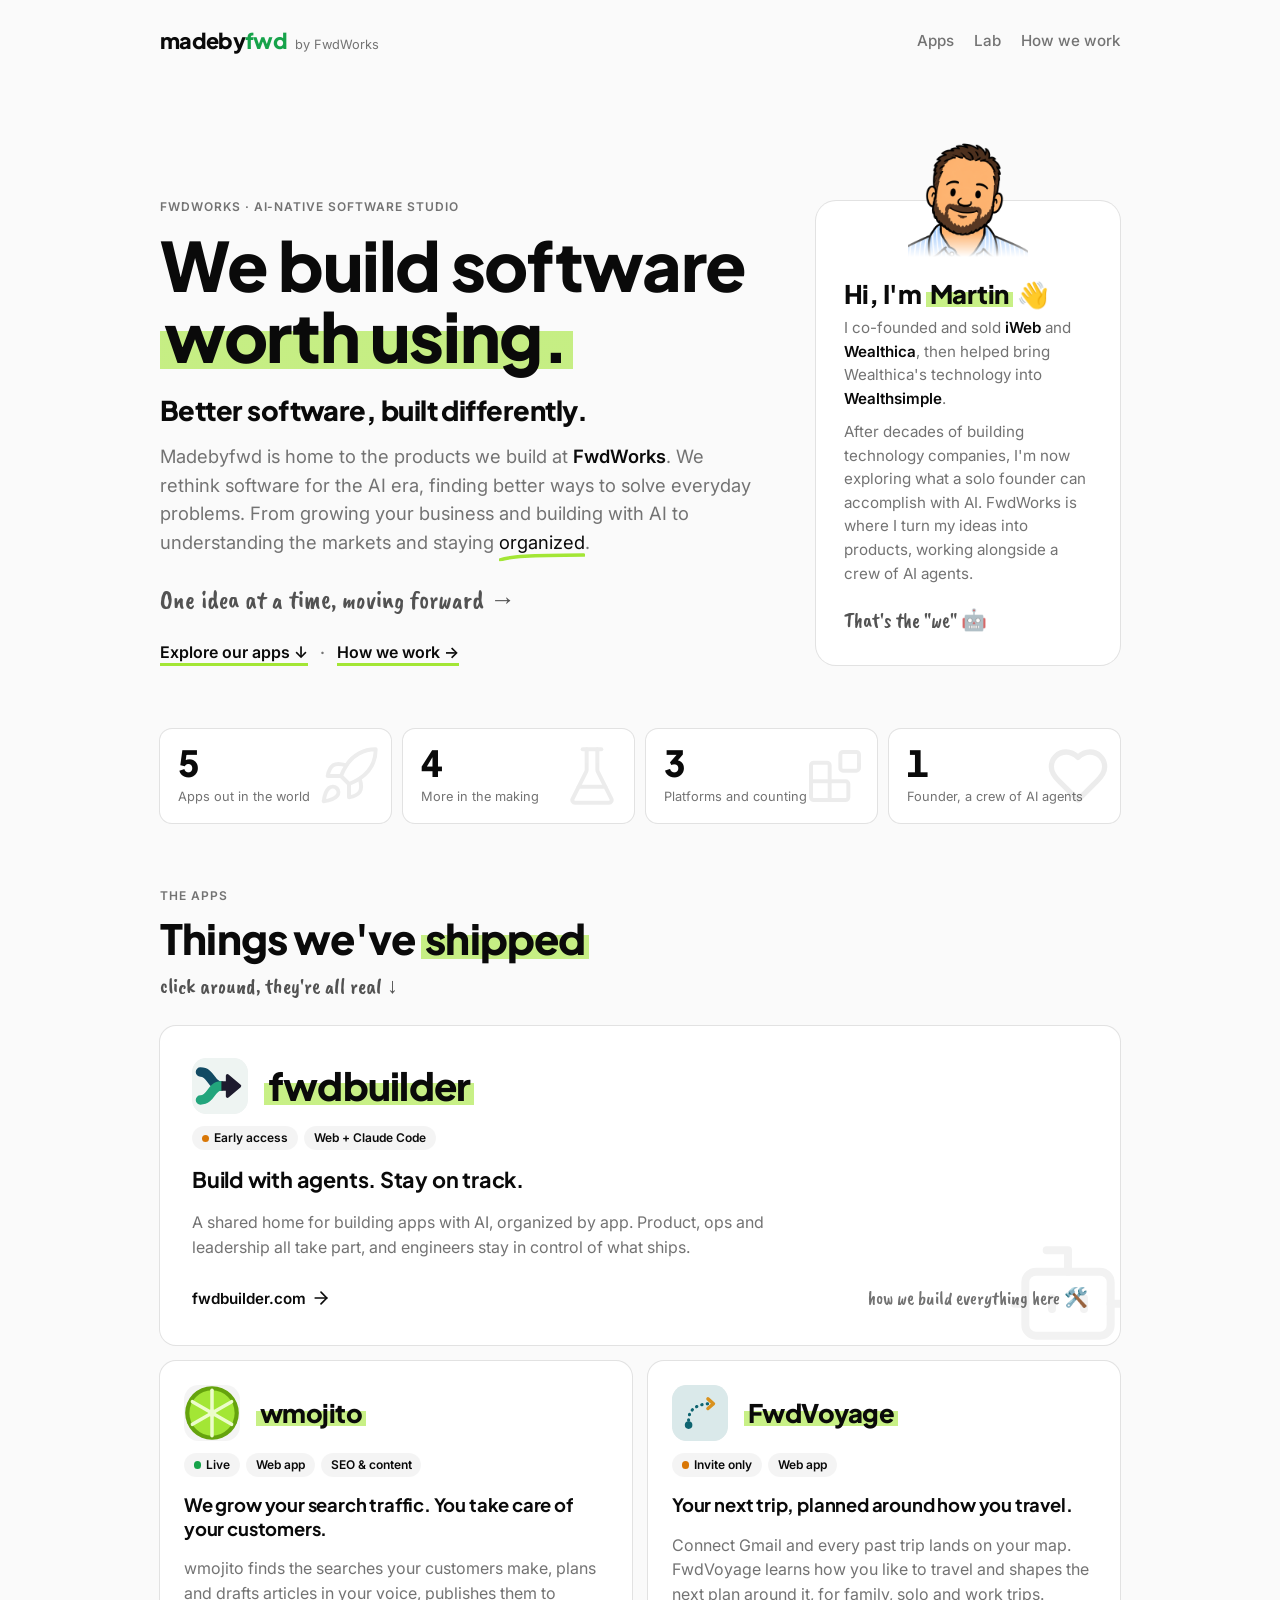
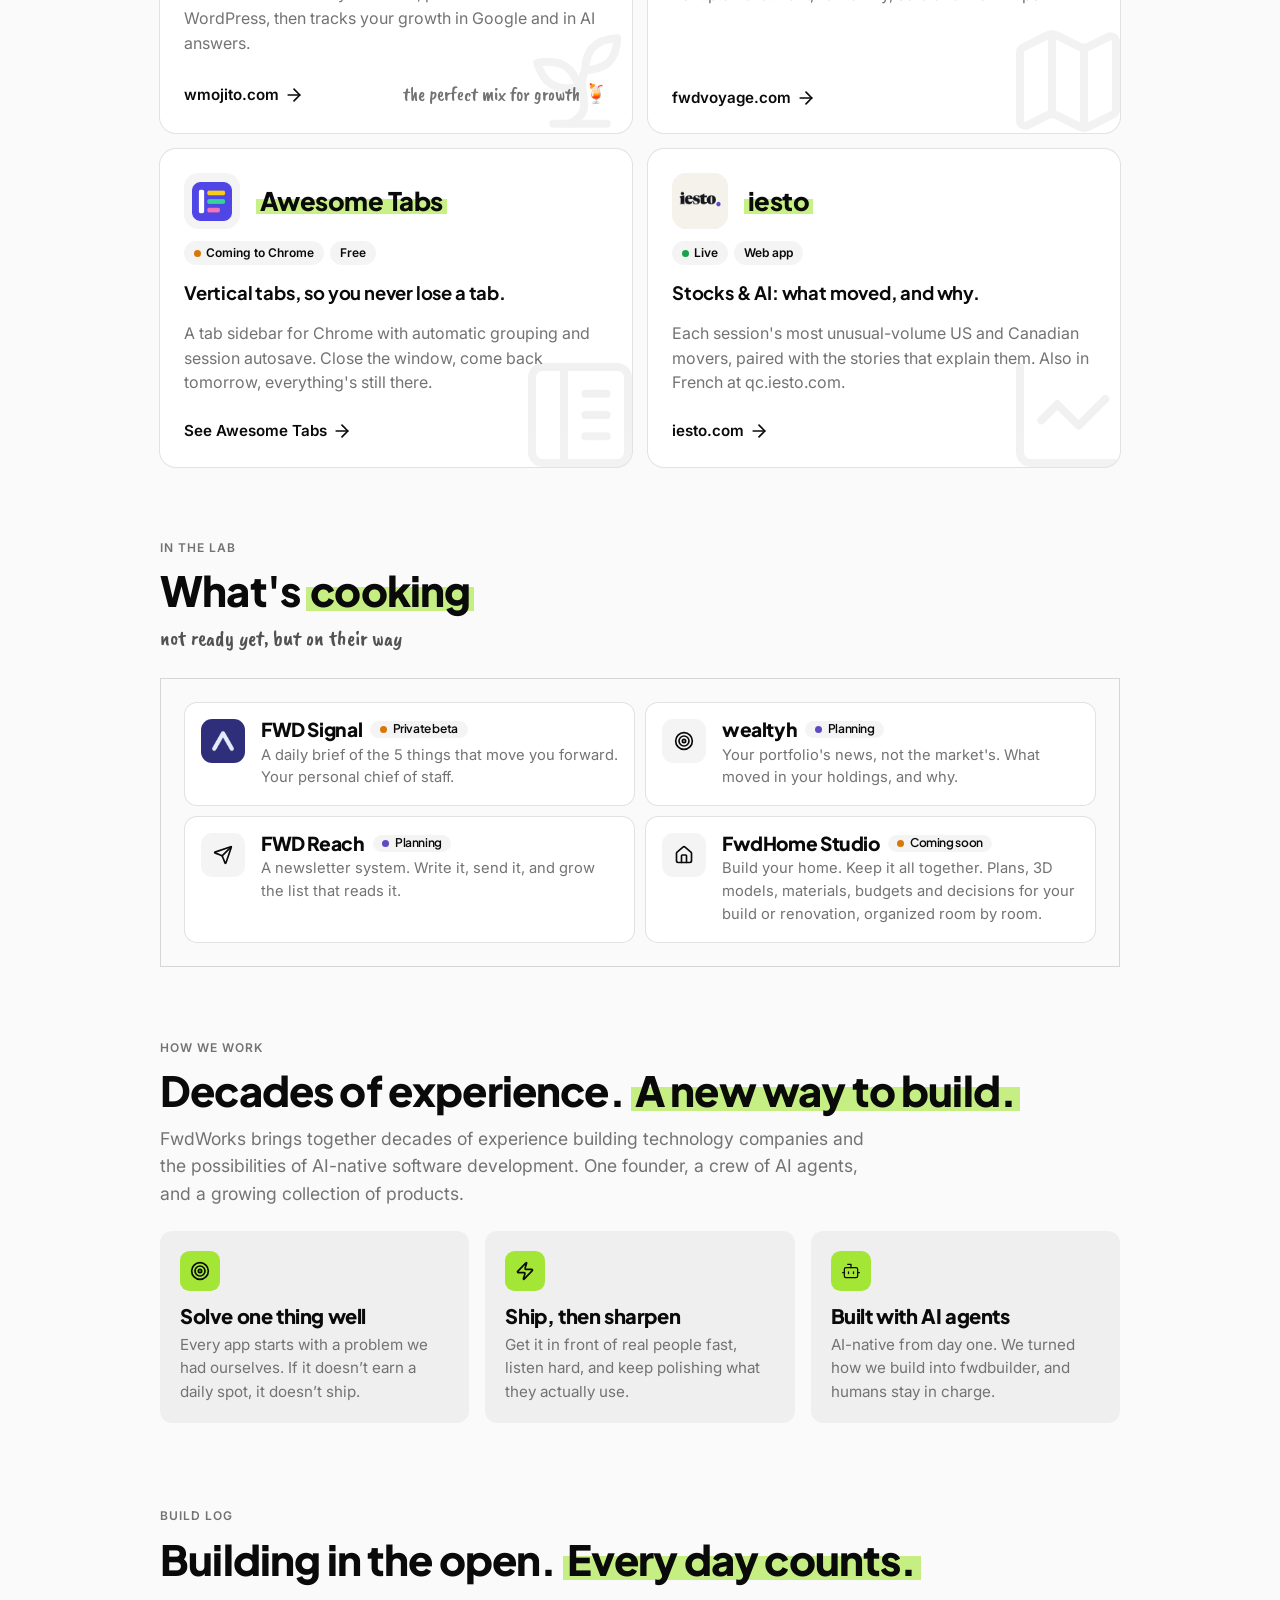
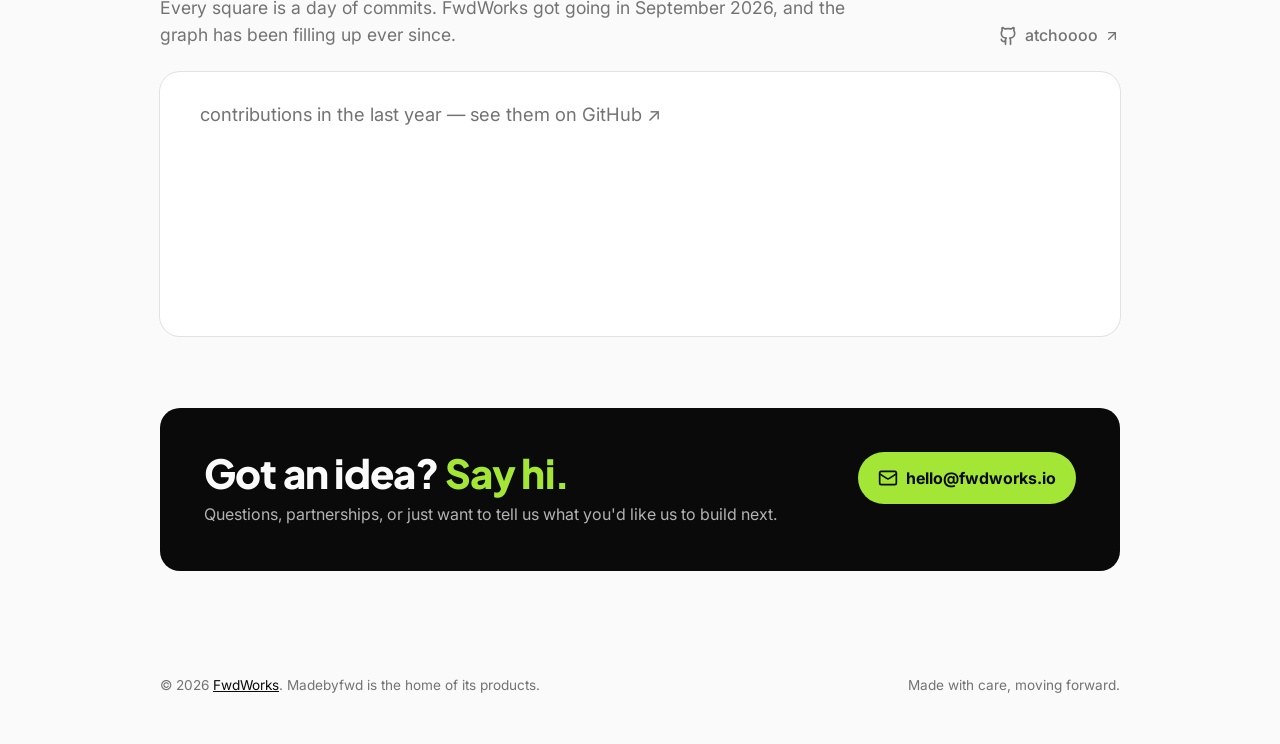
<file: index.html>
<!doctype html>
<html lang="en">
<head>
  <meta charset="utf-8">
  <meta name="viewport" content="width=device-width, initial-scale=1">
  <title>Madebyfwd — products by FwdWorks</title>
  <meta name="description" content="Madebyfwd is home to the products FwdWorks builds: wmojito, fwdbuilder, iesto, Awesome Tabs and more.">
  <meta property="og:title" content="Madebyfwd — products by FwdWorks">
  <meta property="og:description" content="We build software worth using. One idea at a time, moving forward.">
  <meta property="og:type" content="website">
  <link rel="icon" href="assets/favicon.svg" type="image/svg+xml">

  <link rel="preconnect" href="https://fonts.googleapis.com">
  <link rel="preconnect" href="https://fonts.gstatic.com" crossorigin>
  <link href="https://fonts.googleapis.com/css2?family=Caveat+Brush&family=Inter:wght@400;500;600;700&family=Plus+Jakarta+Sans:wght@700;800&display=swap" rel="stylesheet">
  <link rel="stylesheet" href="styles.css">
</head>
<body>

<!-- Reusable icons (Lucide, MIT). Use with <svg class="icon"><use href="#i-name"/></svg> -->
<svg width="0" height="0" style="position:absolute" aria-hidden="true">
  <defs>
    <symbol id="i-arrow" viewBox="0 0 24 24" fill="none" stroke="currentColor" stroke-width="2" stroke-linecap="round" stroke-linejoin="round"><path d="M5 12h14"/><path d="m12 5 7 7-7 7"/></symbol>
    <symbol id="i-sprout" viewBox="0 0 24 24" fill="none" stroke="currentColor" stroke-width="1.5" stroke-linecap="round" stroke-linejoin="round"><path d="M7 20h10"/><path d="M10 20c5.5-2.5.8-6.4 3-10"/><path d="M9.5 9.4c1.1.8 1.8 2.2 2.3 3.7-2 .4-3.5.4-4.8-.3-1.2-.6-2.3-1.9-3-4.2 2.8-.5 4.4 0 5.5.8z"/><path d="M14.1 6a7 7 0 0 0-1.1 4c1.9-.1 3.3-.6 4.3-1.4 1-1 1.6-2.3 1.7-4.6-2.7.1-4 1-4.9 2z"/></symbol>
    <symbol id="i-blocks" viewBox="0 0 24 24" fill="none" stroke="currentColor" stroke-width="1.5" stroke-linecap="round" stroke-linejoin="round"><rect width="7" height="7" x="14" y="3" rx="1"/><path d="M10 21V8a1 1 0 0 0-1-1H4a1 1 0 0 0-1 1v12a1 1 0 0 0 1 1h12a1 1 0 0 0 1-1v-5a1 1 0 0 0-1-1H3"/></symbol>
    <symbol id="i-chart" viewBox="0 0 24 24" fill="none" stroke="currentColor" stroke-width="1.5" stroke-linecap="round" stroke-linejoin="round"><path d="M3 3v16a2 2 0 0 0 2 2h16"/><path d="m19 9-5 5-4-4-3 3"/></symbol>
    <symbol id="i-panel" viewBox="0 0 24 24" fill="none" stroke="currentColor" stroke-width="1.5" stroke-linecap="round" stroke-linejoin="round"><rect width="18" height="18" x="3" y="3" rx="2"/><path d="M9 3v18"/><path d="M13 8h4"/><path d="M13 12h4"/><path d="M13 16h4"/></symbol>
    <symbol id="i-map" viewBox="0 0 24 24" fill="none" stroke="currentColor" stroke-width="1.5" stroke-linecap="round" stroke-linejoin="round"><path d="M14.106 5.553a2 2 0 0 0 1.788 0l3.659-1.83A1 1 0 0 1 21 4.619v12.764a1 1 0 0 1-.553.894l-4.553 2.277a2 2 0 0 1-1.788 0l-4.212-2.106a2 2 0 0 0-1.788 0l-3.659 1.83A1 1 0 0 1 3 19.381V6.618a1 1 0 0 1 .553-.894l4.553-2.277a2 2 0 0 1 1.788 0z"/><path d="M15 5.764v15"/><path d="M9 3.236v15"/></symbol>
    <symbol id="i-rocket" viewBox="0 0 24 24" fill="none" stroke="currentColor" stroke-width="1.5" stroke-linecap="round" stroke-linejoin="round"><path d="M4.5 16.5c-1.5 1.26-2 5-2 5s3.74-.5 5-2c.71-.84.7-2.13-.09-2.91a2.18 2.18 0 0 0-2.91-.09z"/><path d="m12 15-3-3a22 22 0 0 1 2-3.95A12.88 12.88 0 0 1 22 2c0 2.72-.78 7.5-6 11a22.35 22.35 0 0 1-4 2z"/><path d="M9 12H4s.55-3.03 2-4c1.62-1.08 5 0 5 0"/><path d="M12 15v5s3.03-.55 4-2c1.08-1.62 0-5 0-5"/></symbol>
    <symbol id="i-flask" viewBox="0 0 24 24" fill="none" stroke="currentColor" stroke-width="1.5" stroke-linecap="round" stroke-linejoin="round"><path d="M10 2v7.527a2 2 0 0 1-.211.896L4.72 20.55a1 1 0 0 0 .9 1.45h12.76a1 1 0 0 0 .9-1.45l-5.069-10.127A2 2 0 0 1 14 9.527V2"/><path d="M8.5 2h7"/><path d="M7 16h10"/></symbol>
    <symbol id="i-bot" viewBox="0 0 24 24" fill="none" stroke="currentColor" stroke-width="1.5" stroke-linecap="round" stroke-linejoin="round"><path d="M12 8V4H8"/><rect width="16" height="12" x="4" y="8" rx="2"/><path d="M2 14h2"/><path d="M20 14h2"/><path d="M15 13v2"/><path d="M9 13v2"/></symbol>
    <symbol id="i-target" viewBox="0 0 24 24" fill="none" stroke="currentColor" stroke-width="2" stroke-linecap="round" stroke-linejoin="round"><circle cx="12" cy="12" r="10"/><circle cx="12" cy="12" r="6"/><circle cx="12" cy="12" r="2"/></symbol>
    <symbol id="i-zap" viewBox="0 0 24 24" fill="none" stroke="currentColor" stroke-width="2" stroke-linecap="round" stroke-linejoin="round"><path d="M4 14a1 1 0 0 1-.78-1.63l9.9-10.2a.5.5 0 0 1 .86.46l-1.92 6.02A1 1 0 0 0 13 10h7a1 1 0 0 1 .78 1.63l-9.9 10.2a.5.5 0 0 1-.86-.46l1.92-6.02A1 1 0 0 0 11 14z"/></symbol>
    <symbol id="i-heart" viewBox="0 0 24 24" fill="none" stroke="currentColor" stroke-width="2" stroke-linecap="round" stroke-linejoin="round"><path d="M19 14c1.49-1.46 3-3.21 3-5.5A5.5 5.5 0 0 0 16.5 3c-1.76 0-3 .5-4.5 2-1.5-1.5-2.74-2-4.5-2A5.5 5.5 0 0 0 2 8.5c0 2.3 1.5 4.05 3 5.5l7 7Z"/></symbol>
    <symbol id="i-send" viewBox="0 0 24 24" fill="none" stroke="currentColor" stroke-width="2" stroke-linecap="round" stroke-linejoin="round"><path d="M14.536 21.686a.5.5 0 0 0 .937-.024l6.5-19a.496.496 0 0 0-.635-.635l-19 6.5a.5.5 0 0 0-.024.937l7.93 3.18a2 2 0 0 1 1.112 1.11z"/><path d="m21.854 2.147-10.94 10.939"/></symbol>
    <symbol id="i-house" viewBox="0 0 24 24" fill="none" stroke="currentColor" stroke-width="2" stroke-linecap="round" stroke-linejoin="round"><path d="M15 21v-8a1 1 0 0 0-1-1h-4a1 1 0 0 0-1 1v8"/><path d="M3 10a2 2 0 0 1 .709-1.528l7-5.999a2 2 0 0 1 2.582 0l7 5.999A2 2 0 0 1 21 10v9a2 2 0 0 1-2 2H5a2 2 0 0 1-2-2z"/></symbol>
    <symbol id="i-mail" viewBox="0 0 24 24" fill="none" stroke="currentColor" stroke-width="2" stroke-linecap="round" stroke-linejoin="round"><rect width="20" height="16" x="2" y="4" rx="2"/><path d="m22 7-8.97 5.7a1.94 1.94 0 0 1-2.06 0L2 7"/></symbol>
    <!-- hand-drawn underline stroke, used inside .mark -->
    <symbol id="i-github" viewBox="0 0 24 24" fill="none" stroke="currentColor" stroke-width="2" stroke-linecap="round" stroke-linejoin="round"><path d="M15 22v-4a4.8 4.8 0 0 0-1-3.5c3 0 6-2 6-5.5.08-1.25-.27-2.48-1-3.5.28-1.15.28-2.35 0-3.5 0 0-1 0-3 1.5-2.64-.5-5.36-.5-8 0C6 2 5 2 5 2c-.3 1.15-.3 2.35 0 3.5A5.403 5.403 0 0 0 4 9c0 3.5 3 5.5 6 5.5-.39.49-.68 1.05-.85 1.65-.17.6-.22 1.23-.15 1.85v4"/><path d="M9 18c-4.51 2-5-2-5-2"/></symbol>
    <symbol id="i-arrow-up-right" viewBox="0 0 24 24" fill="none" stroke="currentColor" stroke-width="2" stroke-linecap="round" stroke-linejoin="round"><path d="M7 7h10v10"/><path d="M7 17 17 7"/></symbol>
    <symbol id="underline" viewBox="0 0 200 12" preserveAspectRatio="none"><path d="M3 10C24 5 70 3.5 197 3" fill="none" stroke="currentColor" stroke-width="3.5" stroke-linecap="round" vector-effect="non-scaling-stroke"/></symbol>
  </defs>
</svg>

<div class="wrap">

  <header class="site-header">
    <a class="wordmark" href="/">
      <b>madeby<span>fwd</span></b>
      <small>by FwdWorks</small>
    </a>
    <nav>
      <a href="#apps">Apps</a>
      <a href="#lab" class="hide-sm">Lab</a>
      <a href="#how">How we work</a>
    </nav>
  </header>

  <!-- ================= HERO + ABOUT ================= -->
  <div class="hero-grid">
    <section class="hero">
      <p class="eyebrow">FwdWorks · AI-native software studio</p>
      <h1 class="display">We build software<br><span class="marker">worth using.</span></h1>
      <p class="hero-sub display">Better software, built differently.</p>
      <p class="lede">
        Madebyfwd is home to the products we build at <strong>FwdWorks</strong>. We rethink software for
        the AI era, finding better ways to solve everyday problems. From growing your business and building with AI to understanding the markets and staying
        <span class="mark">organized<svg aria-hidden="true"><use href="#underline"/></svg></span>.
      </p>
      <p class="hand">One idea at a time, moving forward →</p>
      <nav class="hero-links" aria-label="Jump to">
        <a href="#apps">Explore our apps ↓</a>
        <span aria-hidden="true">·</span>
        <a href="#how">How we work →</a>
      </nav>
    </section>

    <aside class="about" id="about">
      <figure class="avatar">
        <img src="assets/martin.png" alt="Cartoon drawing of Martin" width="320" height="320">
      </figure>
      <div class="about-text">
        <h2 class="display">Hi, I'm <span class="marker">Martin</span> 👋</h2>
        <p>
          I co-founded and sold <strong>iWeb</strong> and <strong>Wealthica</strong>, then helped bring
          Wealthica's technology into <strong>Wealthsimple</strong>.
        </p>
        <p>
          After decades of building technology companies, I'm now exploring what a solo founder
          can accomplish with AI. FwdWorks is where I turn my ideas into products, working alongside a
          crew of AI agents.
        </p>
        <p class="hand">That's the "we" 🤖</p>
      </div>
    </aside>
  </div>

  <!-- ================= FIGURES ================= -->
  <div class="figures">
    <div class="figure">
      <div class="num">5</div>
      <div class="label">Apps out in the world</div>
      <svg class="ghost" aria-hidden="true"><use href="#i-rocket"/></svg>
    </div>
    <div class="figure">
      <div class="num">4</div>
      <div class="label">More in the making</div>
      <svg class="ghost" aria-hidden="true"><use href="#i-flask"/></svg>
    </div>
    <div class="figure">
      <div class="num">3</div>
      <div class="label">Platforms and counting</div>
      <svg class="ghost" aria-hidden="true"><use href="#i-blocks"/></svg>
    </div>
    <div class="figure">
      <div class="num">1</div>
      <div class="label">Founder, a crew of AI agents</div>
      <svg class="ghost" aria-hidden="true"><use href="#i-heart"/></svg>
    </div>
  </div>

  <!-- ================= APPS ================= -->
  <section id="apps">
    <div class="section-head">
      <p class="eyebrow">The apps</p>
      <h2 class="display">Things we've <span class="marker">shipped</span></h2>
      <p class="hand">click around, they're all real ↓</p>
    </div>

    <!--
      To add an app: copy one <a class="app"> block below.
      Status pills: class="pill live" | "pill beta" | "pill idea"
      Add class "featured" to make a card span the full width.
    -->
    <div class="apps">

      <a class="app featured" href="https://fwdbuilder.com" target="_blank" rel="noopener">
        <div class="app-top">
          <div class="app-logo"><picture>
            <source srcset="assets/logos/fwdbuilder-dark.svg" media="(prefers-color-scheme: dark)">
            <img src="assets/logos/fwdbuilder-light.svg" alt="" width="56" height="56">
          </picture></div>
          <h3 class="app-name display"><span class="marker">fwdbuilder</span></h3>
        </div>
        <div class="app-pills">
              <span class="pill beta"><span class="dot"></span>Early access</span>
              <span class="pill">Web + Claude Code</span>
            </div>
        <p class="app-tag">Build with agents. Stay on track.</p>
        <p class="app-desc">
          A shared home for building apps with AI, organized by app. Product, ops and leadership
          all take part, and engineers stay in control of what ships.
        </p>
        <div class="app-foot">
          <span class="app-link">fwdbuilder.com <svg class="icon"><use href="#i-arrow"/></svg></span>
          <span class="app-note">how we build everything here 🛠️</span>
        </div>
        <svg class="ghost" aria-hidden="true"><use href="#i-bot"/></svg>
      </a>
      <a class="app" href="https://wmojito.com" target="_blank" rel="noopener">
        <div class="app-top">
          <div class="app-logo"><img src="assets/logos/wmojito.svg" alt="" width="56" height="56"></div>
          <h3 class="app-name display"><span class="marker">wmojito</span></h3>
        </div>
        <div class="app-pills">
              <span class="pill live"><span class="dot"></span>Live</span>
              <span class="pill">Web app</span>
              <span class="pill">SEO &amp; content</span>
            </div>
        <p class="app-tag">We grow your search traffic. You take care of your customers.</p>
        <p class="app-desc">
          wmojito finds the searches your customers make, plans and drafts articles in your voice,
          publishes them to WordPress, then tracks your growth in Google and in AI answers.
        </p>
        <div class="app-foot">
          <span class="app-link">wmojito.com <svg class="icon"><use href="#i-arrow"/></svg></span>
          <span class="app-note">the perfect mix for growth 🍹</span>
        </div>
        <svg class="ghost" aria-hidden="true"><use href="#i-sprout"/></svg>
      </a>


      <a class="app" href="https://fwdvoyage.com" target="_blank" rel="noopener">
        <div class="app-top">
          <div class="app-logo"><img src="assets/logos/fwdvoyage.svg" alt="" width="56" height="56"></div>
          <h3 class="app-name display"><span class="marker">FwdVoyage</span></h3>
        </div>
        <div class="app-pills">
              <span class="pill beta"><span class="dot"></span>Invite only</span>
              <span class="pill">Web app</span>
            </div>
        <p class="app-tag">Your next trip, planned around how you travel.</p>
        <p class="app-desc">
          Connect Gmail and every past trip lands on your map. FwdVoyage learns how you like to travel
          and shapes the next plan around it, for family, solo and work trips.
        </p>
        <div class="app-foot">
          <span class="app-link">fwdvoyage.com <svg class="icon"><use href="#i-arrow"/></svg></span>
        </div>
        <svg class="ghost" aria-hidden="true"><use href="#i-map"/></svg>
      </a>

      <!-- Product page lives at /awesome-tabs/ (built in the Awesome Tabs session). Once published, its button goes to the Chrome Web Store. -->
      <a class="app" href="/awesome-tabs/">
        <div class="app-top">
          <div class="app-logo pad"><img src="assets/logos/awesome-tabs.png" alt="" width="40" height="40"></div>
          <h3 class="app-name display"><span class="marker">Awesome Tabs</span></h3>
        </div>
        <div class="app-pills">
              <span class="pill beta"><span class="dot"></span>Coming to Chrome</span>
              <span class="pill">Free</span>
            </div>
        <p class="app-tag">Vertical tabs, so you never lose a tab.</p>
        <p class="app-desc">
          A tab sidebar for Chrome with automatic grouping and session autosave. Close the window,
          come back tomorrow, everything's still there.
        </p>
        <div class="app-foot">
          <span class="app-link">See Awesome Tabs <svg class="icon"><use href="#i-arrow"/></svg></span>
        </div>
        <svg class="ghost" aria-hidden="true"><use href="#i-panel"/></svg>
      </a>

      <a class="app" href="https://iesto.com" target="_blank" rel="noopener">
        <div class="app-top">
          <div class="app-logo"><img src="assets/logos/iesto.png" alt="" width="56" height="56"></div>
          <h3 class="app-name display"><span class="marker">iesto</span></h3>
        </div>
        <div class="app-pills">
              <span class="pill live"><span class="dot"></span>Live</span>
              <span class="pill">Web app</span>
            </div>
        <p class="app-tag">Stocks &amp; AI: what moved, and why.</p>
        <p class="app-desc">
          Each session's most unusual-volume US and Canadian movers, paired with the stories that
          explain them. Also in French at qc.iesto.com.
        </p>
        <div class="app-foot">
          <span class="app-link">iesto.com <svg class="icon"><use href="#i-arrow"/></svg></span>
        </div>
        <svg class="ghost" aria-hidden="true"><use href="#i-chart"/></svg>
      </a>

    </div>
  </section>

  <!-- ================= LAB ================= -->
  <section id="lab">
    <div class="section-head">
      <p class="eyebrow">In the lab</p>
      <h2 class="display">What's <span class="marker">cooking</span></h2>
      <p class="hand">not ready yet, but on their way</p>
    </div>

    <div class="lab">
      <a class="lab-item" href="https://fwdsignal.com" target="_blank" rel="noopener">
        <div class="app-logo"><img src="assets/logos/fwdsignal.png" alt="" width="44" height="44"></div>
        <div>
          <h3 class="display">FWD Signal <span class="pill beta"><span class="dot"></span>Private beta</span></h3>
          <p>A daily brief of the 5 things that move you forward. Your personal chief of staff.</p>
        </div>
      </a>
      <div class="lab-item">
        <div class="app-logo"><svg class="icon" aria-hidden="true"><use href="#i-target"/></svg></div>
        <div>
          <h3 class="display">wealtyh <span class="pill idea"><span class="dot"></span>Planning</span></h3>
          <p>Your portfolio's news, not the market's. What moved in your holdings, and why.</p>
        </div>
      </div>
      <div class="lab-item">
        <div class="app-logo"><svg class="icon" aria-hidden="true"><use href="#i-send"/></svg></div>
        <div>
          <h3 class="display">FWD Reach <span class="pill idea"><span class="dot"></span>Planning</span></h3>
          <p>A newsletter system. Write it, send it, and grow the list that reads it.</p>
        </div>
      </div>
      <div class="lab-item">
        <div class="app-logo"><svg class="icon" aria-hidden="true"><use href="#i-house"/></svg></div>
        <div>
          <h3 class="display">FwdHome Studio <span class="pill beta"><span class="dot"></span>Coming soon</span></h3>
          <p>Build your home. Keep it all together. Plans, 3D models, materials, budgets and decisions for your build or renovation, organized room by room.</p>
        </div>
      </div>
    </div>
  </section>

  <!-- ================= HOW WE WORK ================= -->
  <section id="how">
    <div class="section-head">
      <p class="eyebrow">How we work</p>
      <h2 class="display">Decades of experience. <span class="marker">A new way to build.</span></h2>
      <p class="section-lede">
        FwdWorks brings together decades of experience building technology companies and the possibilities
        of AI-native software development. One founder, a crew of AI agents, and a growing collection of products.
      </p>
    </div>

    <div class="principles">
      <div class="principle">
        <div class="chip"><svg class="icon"><use href="#i-target"/></svg></div>
        <h3 class="display">Solve one thing well</h3>
        <p>Every app starts with a problem we had ourselves. If it doesn&rsquo;t earn a daily spot, it doesn&rsquo;t ship.</p>
      </div>
      <div class="principle">
        <div class="chip"><svg class="icon"><use href="#i-zap"/></svg></div>
        <h3 class="display">Ship, then sharpen</h3>
        <p>Get it in front of real people fast, listen hard, and keep polishing what they actually use.</p>
      </div>
      <div class="principle">
        <div class="chip"><svg class="icon"><use href="#i-bot"/></svg></div>
        <h3 class="display">Built with AI agents</h3>
        <p>AI-native from day one. We turned how we build into fwdbuilder, and humans stay in charge.</p>
      </div>
    </div>
  </section>

  <!-- ================= BUILD LOG (GitHub activity, loaded by activity.js) ================= -->
  <section id="log">
    <div class="section-head log-head">
      <div>
        <p class="eyebrow">Build log</p>
        <h2 class="display">Building in the open. <span class="marker">Every day counts.</span></h2>
        <p class="section-lede">
          Every square is a day of commits. FwdWorks got going in September 2026,
          and the graph has been filling up ever since.
        </p>
      </div>
      <a class="gh-link" href="https://github.com/atchoooo"><svg class="icon"><use href="#i-github"/></svg> atchoooo <svg class="icon sm"><use href="#i-arrow-up-right"/></svg></a>
    </div>

    <div class="gh-card" data-gh-user="atchoooo" data-gh-start="2026-09-01">
      <p class="gh-total"><strong data-gh-total>&nbsp;</strong> <span>contributions in the last year</span></p>
      <div class="gh-scroll">
        <div class="gh-graph" data-gh-graph aria-label="GitHub contribution graph"></div>
      </div>
      <div class="gh-legend"><span>Less</span><i class="l0"></i><i class="l1"></i><i class="l2"></i><i class="l3"></i><i class="l4"></i><span>More</span></div>
    </div>
  </section>

  <!-- ================= CONTACT ================= -->
  <!-- TODO: confirm the contact address -->
  <section class="contact">
    <div>
      <h2 class="display">Got an idea? <span class="marker">Say hi.</span></h2>
      <p>Questions, partnerships, or just want to tell us what you'd like us to build next.</p>
    </div>
    <a class="btn" href="mailto:hello@fwdworks.io"><svg class="icon"><use href="#i-mail"/></svg> hello@fwdworks.io</a>
  </section>

  <footer class="site-footer">
    <span>© 2026 <a href="https://fwdworks.io">FwdWorks</a>. Madebyfwd is the home of its products.</span>
    <span>Made with care, moving forward.</span>
  </footer>

</div>
<script src="activity.js" defer></script>
</body>
</html>
</file>
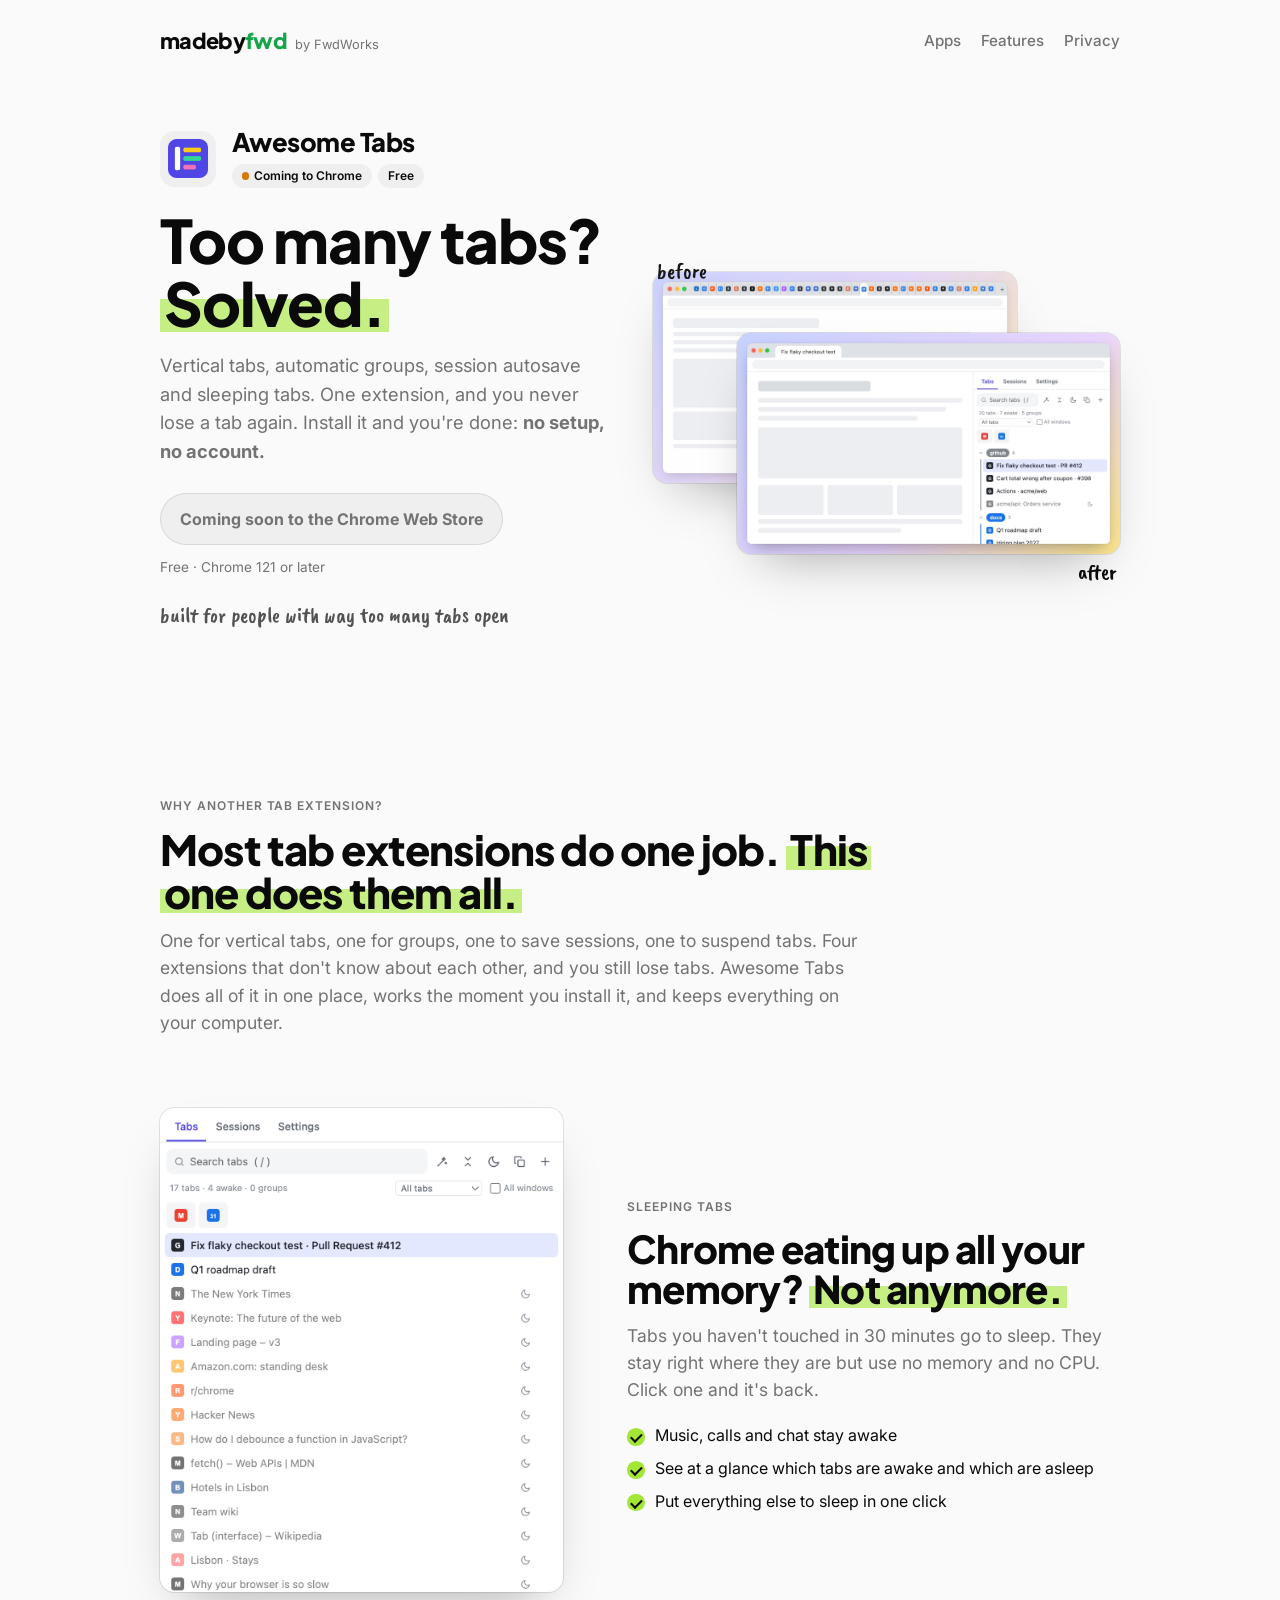
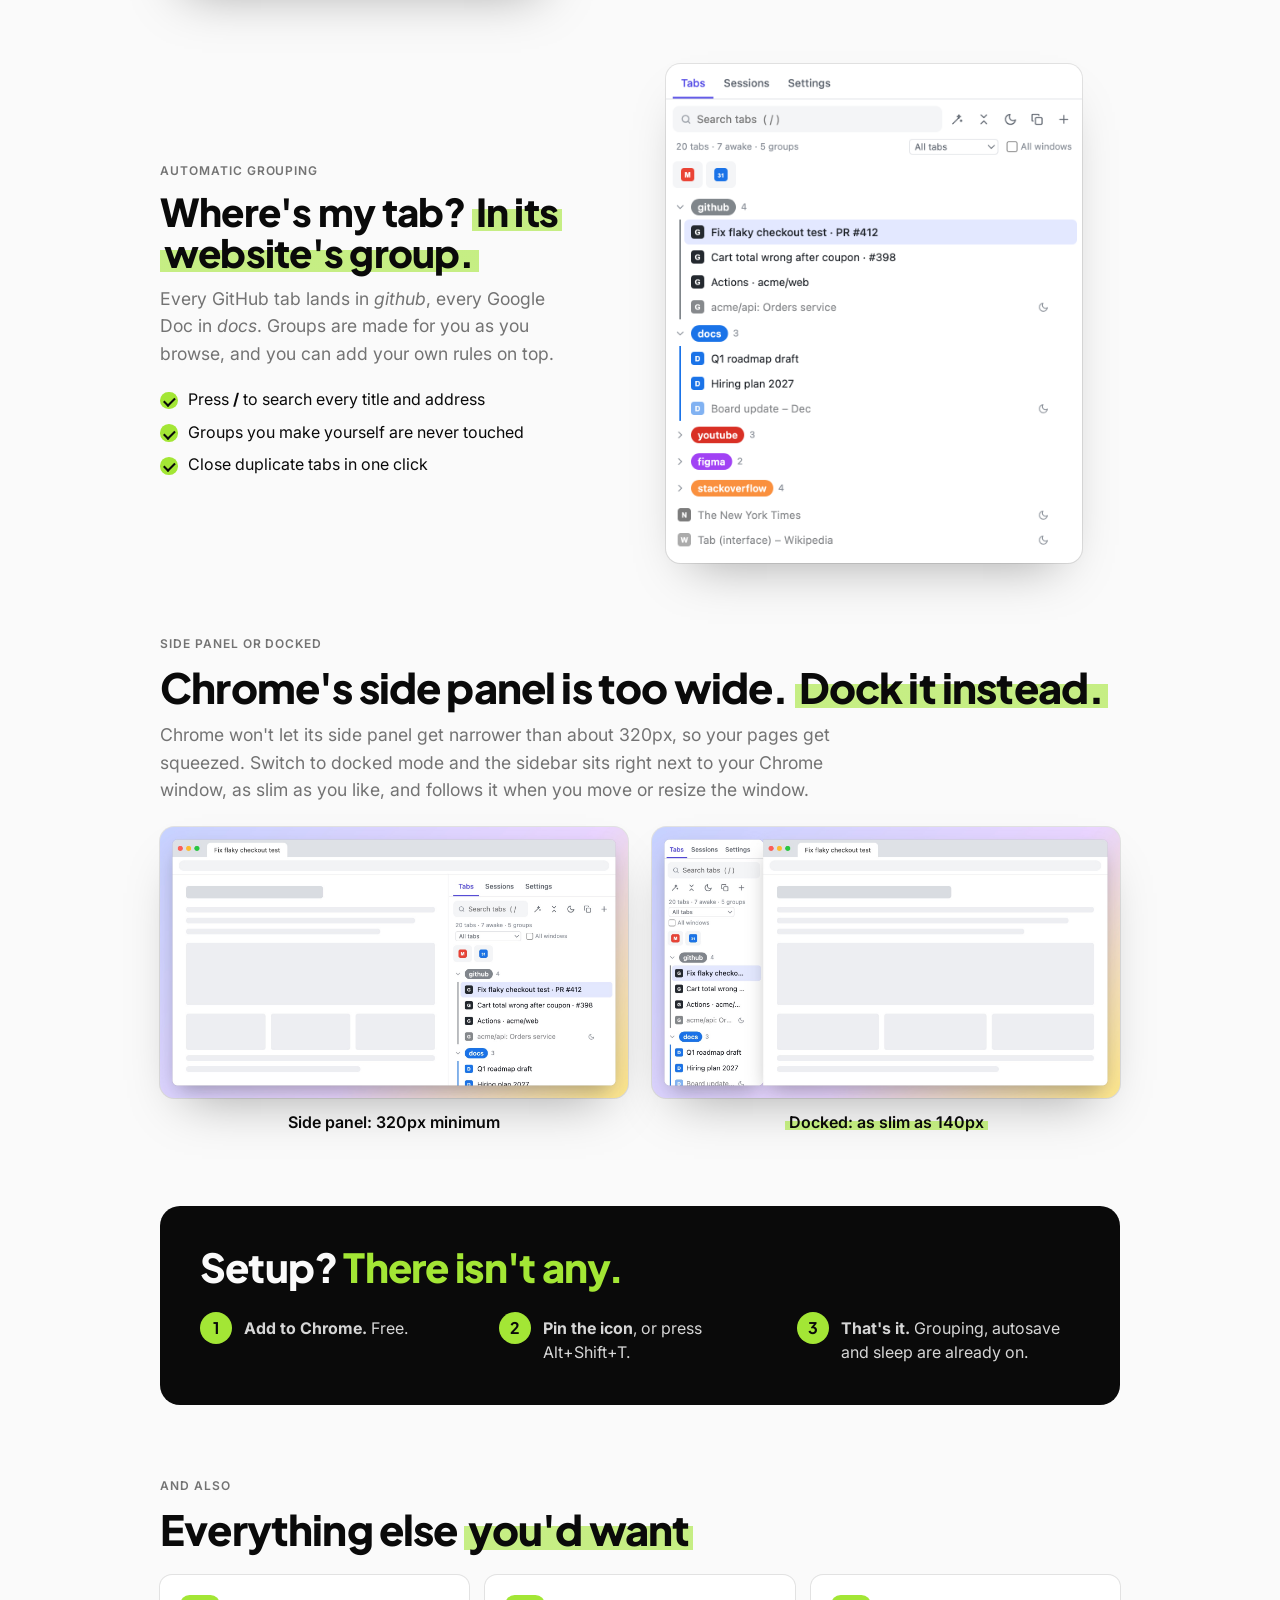
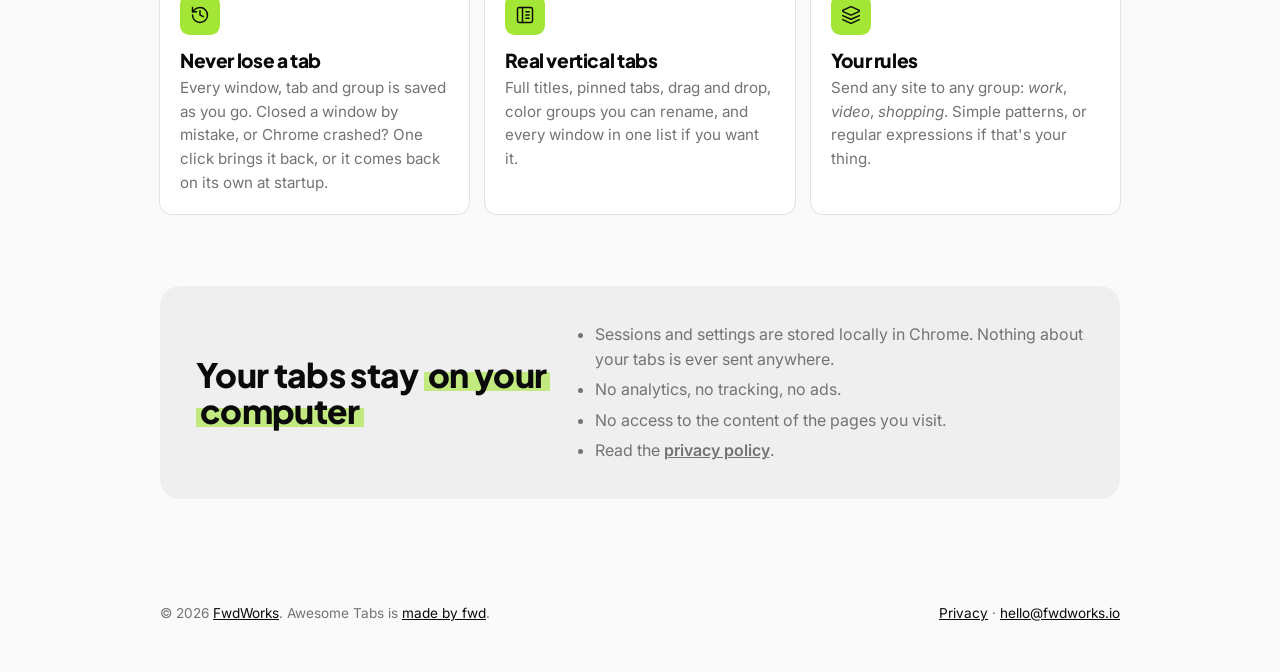
<file: awesome-tabs/index.html>
<!doctype html>
<html lang="en">
<head>
  <meta charset="utf-8">
  <meta name="viewport" content="width=device-width, initial-scale=1">
  <title>Awesome Tabs — vertical tabs for Chrome</title>
  <meta name="description" content="Awesome Tabs is a free Chrome extension: a vertical tab sidebar with automatic grouping, session autosave and sleeping tabs. Your tabs never leave your computer.">
  <meta property="og:title" content="Awesome Tabs — vertical tabs for Chrome">
  <meta property="og:description" content="A tab sidebar with automatic grouping and session autosave, so you never lose a tab.">
  <meta property="og:type" content="website">
  <link rel="icon" href="/assets/logos/awesome-tabs.png" type="image/png">

  <link rel="preconnect" href="https://fonts.googleapis.com">
  <link rel="preconnect" href="https://fonts.gstatic.com" crossorigin>
  <link href="https://fonts.googleapis.com/css2?family=Caveat+Brush&family=Inter:wght@400;500;600;700&family=Plus+Jakarta+Sans:wght@700;800&display=swap" rel="stylesheet">
  <link rel="stylesheet" href="/styles.css">
  <link rel="stylesheet" href="/awesome-tabs/page.css">
</head>
<body>

<!-- Icons (Lucide, MIT) -->
<svg width="0" height="0" style="position:absolute" aria-hidden="true">
  <defs>
    <symbol id="i-arrow" viewBox="0 0 24 24" fill="none" stroke="currentColor" stroke-width="2" stroke-linecap="round" stroke-linejoin="round"><path d="M5 12h14"/><path d="m12 5 7 7-7 7"/></symbol>
    <symbol id="i-panel" viewBox="0 0 24 24" fill="none" stroke="currentColor" stroke-width="1.75" stroke-linecap="round" stroke-linejoin="round"><rect width="18" height="18" x="3" y="3" rx="2"/><path d="M9 3v18"/><path d="M13 8h4"/><path d="M13 12h4"/><path d="M13 16h4"/></symbol>
    <symbol id="i-layers" viewBox="0 0 24 24" fill="none" stroke="currentColor" stroke-width="1.75" stroke-linecap="round" stroke-linejoin="round"><path d="m12.83 2.18a2 2 0 0 0-1.66 0L2.6 6.08a1 1 0 0 0 0 1.83l8.58 3.91a2 2 0 0 0 1.66 0l8.58-3.9a1 1 0 0 0 0-1.83Z"/><path d="m22 17.65-9.17 4.16a2 2 0 0 1-1.66 0L2 17.65"/><path d="m22 12.65-9.17 4.16a2 2 0 0 1-1.66 0L2 12.65"/></symbol>
    <symbol id="i-history" viewBox="0 0 24 24" fill="none" stroke="currentColor" stroke-width="1.75" stroke-linecap="round" stroke-linejoin="round"><path d="M3 12a9 9 0 1 0 9-9 9.75 9.75 0 0 0-6.74 2.74L3 8"/><path d="M3 3v5h5"/><path d="M12 7v5l4 2"/></symbol>
    <symbol id="i-moon" viewBox="0 0 24 24" fill="none" stroke="currentColor" stroke-width="1.75" stroke-linecap="round" stroke-linejoin="round"><path d="M12 3a6 6 0 0 0 9 9 9 9 0 1 1-9-9Z"/></symbol>
    <symbol id="i-search" viewBox="0 0 24 24" fill="none" stroke="currentColor" stroke-width="1.75" stroke-linecap="round" stroke-linejoin="round"><circle cx="11" cy="11" r="8"/><path d="m21 21-4.3-4.3"/></symbol>
    <symbol id="i-dock" viewBox="0 0 24 24" fill="none" stroke="currentColor" stroke-width="1.75" stroke-linecap="round" stroke-linejoin="round"><rect width="18" height="18" x="3" y="3" rx="2"/><path d="M8 3v18"/></symbol>
  </defs>
</svg>

<div class="wrap">

  <header class="site-header">
    <a class="wordmark" href="/">
      <b>madeby<span>fwd</span></b>
      <small>by FwdWorks</small>
    </a>
    <nav>
      <a href="/#apps">Apps</a>
      <a href="#features">Features</a>
      <a href="/awesome-tabs/privacy/">Privacy</a>
    </nav>
  </header>

  <div class="at-hero">
    <section>
      <div class="app-top">
        <div class="app-logo pad"><img src="/assets/logos/awesome-tabs.png" alt="" width="40" height="40"></div>
        <div>
          <p class="app-name display">Awesome Tabs</p>
          <div class="app-pills">
            <span class="pill beta"><span class="dot"></span>Coming to Chrome</span>
            <span class="pill">Free</span>
          </div>
        </div>
      </div>
      <h1 class="display">Too many tabs? <span class="marker">Solved.</span></h1>
      <p class="lede">
        Vertical tabs, automatic groups, session autosave and sleeping tabs. One extension, and
        you never lose a tab again. Install it and you're done: <strong>no setup, no account.</strong>
      </p>
      <div class="cta">
        <!--
          Once the extension is published, replace the <span> below with:
          <a class="btn" href="https://chromewebstore.google.com/detail/REPLACE_WITH_ID">Add to Chrome <svg class="icon"><use href="#i-arrow"/></svg></a>
          and change the "Coming to Chrome" pill (here and on the home page) to: <span class="pill live"><span class="dot"></span>Live</span>
        -->
        <span class="btn soon" aria-disabled="true">Coming soon to the Chrome Web Store</span>
        <span class="fine">Free · Chrome 121 or later</span>
      </div>
      <p class="hand">built for people with way too many tabs open</p>
    </section>

    <figure class="shot wide duo">
      <div class="duo-before">
        <img src="/awesome-tabs/img/tab-chaos.jpg" width="900" height="520"
          alt="Chrome with dozens of tabs squeezed into the tab bar, only tiny icons visible">
        <span class="hand">before</span>
      </div>
      <div class="duo-after">
        <img src="/awesome-tabs/img/dock-sidepanel.jpg" width="900" height="520"
          alt="Chrome with the Awesome Tabs sidebar: tabs grouped by website, sleeping tabs dimmed">
        <span class="hand">after</span>
      </div>
    </figure>
  </div>

  <section class="why">
    <p class="eyebrow">Why another tab extension?</p>
    <h2 class="display">Most tab extensions do one job. <span class="marker">This one does them all.</span></h2>
    <p class="section-lede">
      One for vertical tabs, one for groups, one to save sessions, one to suspend tabs. Four
      extensions that don't know about each other, and you still lose tabs. Awesome Tabs does all
      of it in one place, works the moment you install it, and keeps everything on your computer.
    </p>
  </section>

  <section class="spot">
    <figure class="shot panel">
      <img src="/awesome-tabs/img/sleep.png" width="500" height="600" loading="lazy"
        alt="Sidebar with most tabs asleep, shown dimmed with a moon icon">
    </figure>
    <div>
      <p class="eyebrow">Sleeping tabs</p>
      <h2 class="display">Chrome eating up all your memory? <span class="marker">Not anymore.</span></h2>
      <p class="section-lede">
        Tabs you haven't touched in 30 minutes go to sleep. They stay right where they are but
        use no memory and no CPU. Click one and it's back.
      </p>
      <ul class="ticks">
        <li>Music, calls and chat stay awake</li>
        <li>See at a glance which tabs are awake and which are asleep</li>
        <li>Put everything else to sleep in one click</li>
      </ul>
    </div>
  </section>

  <section class="spot flip">
    <figure class="shot panel">
      <img src="/awesome-tabs/img/group.png" width="500" height="600" loading="lazy"
        alt="Sidebar with tabs grouped by website: github, docs, youtube, figma, stackoverflow">
    </figure>
    <div>
      <p class="eyebrow">Automatic grouping</p>
      <h2 class="display">Where's my tab? <span class="marker">In its website's group.</span></h2>
      <p class="section-lede">
        Every GitHub tab lands in <em>github</em>, every Google Doc in <em>docs</em>. Groups are made
        for you as you browse, and you can add your own rules on top.
      </p>
      <ul class="ticks">
        <li>Press <strong>/</strong> to search every title and address</li>
        <li>Groups you make yourself are never touched</li>
        <li>Close duplicate tabs in one click</li>
      </ul>
    </div>
  </section>

  <section class="dock-compare">
    <div class="section-head">
      <p class="eyebrow">Side panel or docked</p>
      <h2 class="display">Chrome's side panel is too wide. <span class="marker">Dock it instead.</span></h2>
      <p class="section-lede">
        Chrome won't let its side panel get narrower than about 320px, so your pages get squeezed.
        Switch to docked mode and the sidebar sits right next to your Chrome window, as slim as
        you like, and follows it when you move or resize the window.
      </p>
    </div>
    <div class="compare">
      <figure class="shot wide">
        <img src="/awesome-tabs/img/dock-sidepanel.jpg" width="900" height="520" loading="lazy" alt="Chrome side panel taking 320 pixels of the window">
        <figcaption>Side panel: 320px minimum</figcaption>
      </figure>
      <figure class="shot wide">
        <img src="/awesome-tabs/img/dock-docked.jpg" width="900" height="520" loading="lazy" alt="Slim docked sidebar next to a full-width Chrome window">
        <figcaption><span class="marker">Docked: as slim as 140px</span></figcaption>
      </figure>
    </div>
  </section>

  <section class="nosetup">
    <h2 class="display">Setup? <span class="marker">There isn't any.</span></h2>
    <ol class="steps">
      <li><b>1</b><span><strong>Add to Chrome.</strong> Free.</span></li>
      <li><b>2</b><span><strong>Pin the icon</strong>, or press Alt+Shift+T.</span></li>
      <li><b>3</b><span><strong>That's it.</strong> Grouping, autosave and sleep are already on.</span></li>
    </ol>
  </section>

  <section id="features">
    <div class="section-head">
      <p class="eyebrow">And also</p>
      <h2 class="display">Everything else <span class="marker">you'd want</span></h2>
    </div>
    <div class="features">
      <div class="feature">
        <div class="chip"><svg class="icon"><use href="#i-history"/></svg></div>
        <h3 class="display">Never lose a tab</h3>
        <p>Every window, tab and group is saved as you go. Closed a window by mistake, or Chrome crashed? One click brings it back, or it comes back on its own at startup.</p>
      </div>
      <div class="feature">
        <div class="chip"><svg class="icon"><use href="#i-panel"/></svg></div>
        <h3 class="display">Real vertical tabs</h3>
        <p>Full titles, pinned tabs, drag and drop, color groups you can rename, and every window in one list if you want it.</p>
      </div>
      <div class="feature">
        <div class="chip"><svg class="icon"><use href="#i-layers"/></svg></div>
        <h3 class="display">Your rules</h3>
        <p>Send any site to any group: <em>work</em>, <em>video</em>, <em>shopping</em>. Simple patterns, or regular expressions if that's your thing.</p>
      </div>
    </div>
  </section>

  <section class="private">
    <h2 class="display">Your tabs stay <span class="marker">on your computer</span></h2>
    <ul>
      <li>Sessions and settings are stored locally in Chrome. Nothing about your tabs is ever sent anywhere.</li>
      <li>No analytics, no tracking, no ads.</li>
      <li>No access to the content of the pages you visit.</li>
      <li>Read the <a href="/awesome-tabs/privacy/">privacy policy</a>.</li>
    </ul>
  </section>

  <footer class="site-footer">
    <span>© 2026 <a href="https://fwdworks.io">FwdWorks</a>. Awesome Tabs is <a href="/">made by fwd</a>.</span>
    <span><a href="/awesome-tabs/privacy/">Privacy</a> · <a href="mailto:hello@fwdworks.io">hello@fwdworks.io</a></span>
  </footer>

</div>
</body>
</html>
</file>
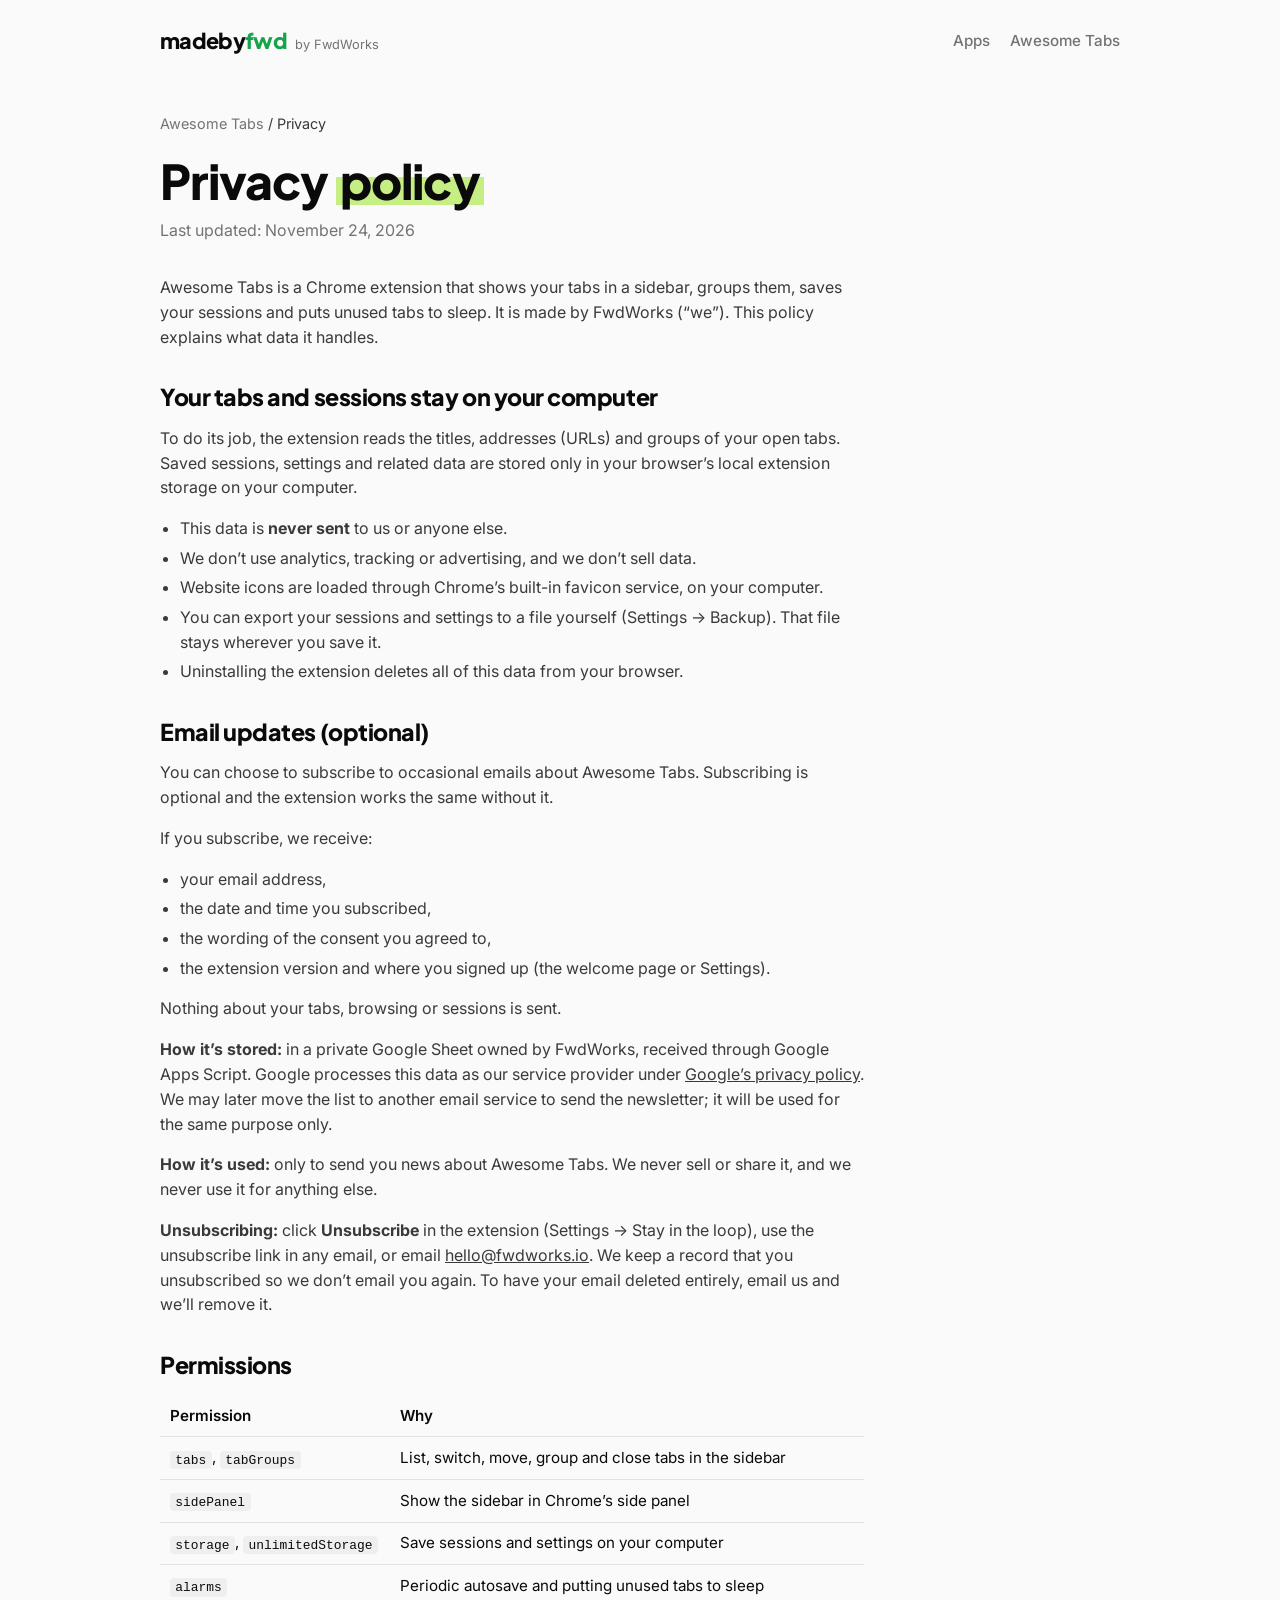
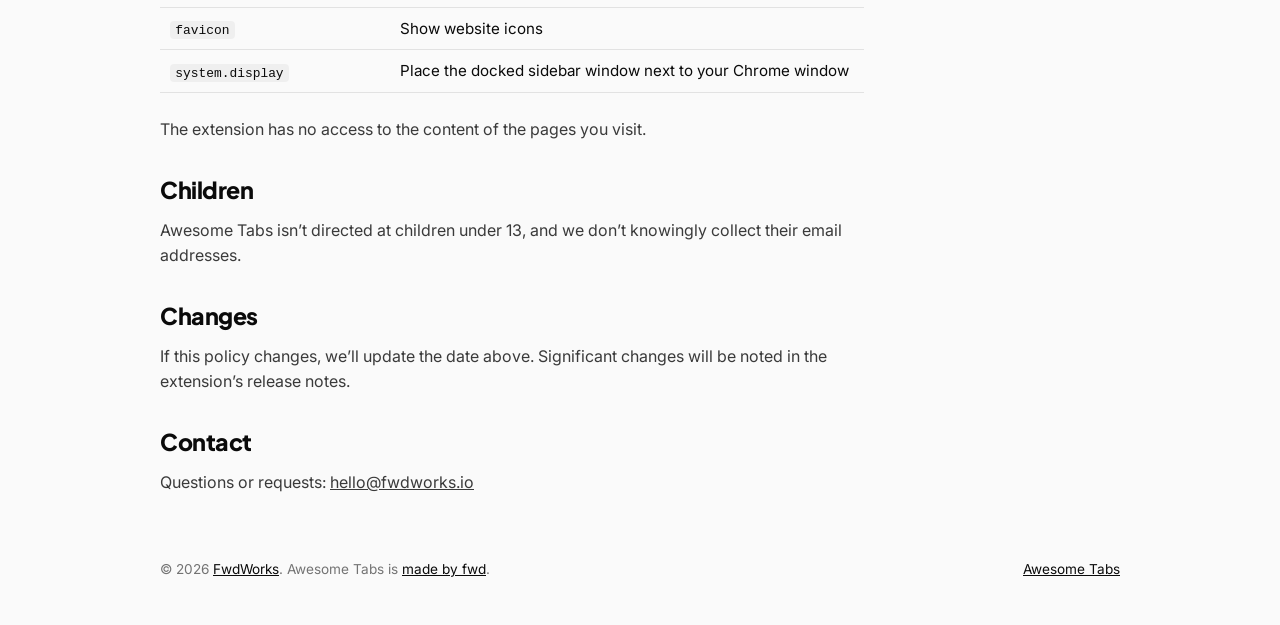
<file: awesome-tabs/privacy/index.html>
<!doctype html>
<html lang="en">
<head>
  <meta charset="utf-8">
  <meta name="viewport" content="width=device-width, initial-scale=1">
  <title>Privacy policy — Awesome Tabs</title>
  <meta name="description" content="How the Awesome Tabs Chrome extension handles your data: your tabs and sessions stay on your computer.">
  <link rel="icon" href="/assets/logos/awesome-tabs.png" type="image/png">

  <link rel="preconnect" href="https://fonts.googleapis.com">
  <link rel="preconnect" href="https://fonts.gstatic.com" crossorigin>
  <link href="https://fonts.googleapis.com/css2?family=Caveat+Brush&family=Inter:wght@400;500;600;700&family=Plus+Jakarta+Sans:wght@700;800&display=swap" rel="stylesheet">
  <link rel="stylesheet" href="/styles.css">
  <link rel="stylesheet" href="/awesome-tabs/page.css">
</head>
<body>
<!-- Source of truth: PRIVACY.md in the awesome-tabs repo. Keep the two in sync. -->
<div class="wrap">

  <header class="site-header">
    <a class="wordmark" href="/">
      <b>madeby<span>fwd</span></b>
      <small>by FwdWorks</small>
    </a>
    <nav>
      <a href="/#apps">Apps</a>
      <a href="/awesome-tabs/">Awesome Tabs</a>
    </nav>
  </header>

  <article class="prose">
    <p class="crumbs"><a href="/awesome-tabs/">Awesome Tabs</a> / Privacy</p>
    <h1 class="display">Privacy <span class="marker">policy</span></h1>
    <p class="updated">Last updated: November 24, 2026</p>

    <p>Awesome Tabs is a Chrome extension that shows your tabs in a sidebar, groups them, saves your
      sessions and puts unused tabs to sleep. It is made by FwdWorks (“we”). This policy explains what
      data it handles.</p>

    <h2 class="display">Your tabs and sessions stay on your computer</h2>
    <p>To do its job, the extension reads the titles, addresses (URLs) and groups of your open tabs.
      Saved sessions, settings and related data are stored only in your browser’s local extension
      storage on your computer.</p>
    <ul>
      <li>This data is <strong>never sent</strong> to us or anyone else.</li>
      <li>We don’t use analytics, tracking or advertising, and we don’t sell data.</li>
      <li>Website icons are loaded through Chrome’s built-in favicon service, on your computer.</li>
      <li>You can export your sessions and settings to a file yourself (Settings → Backup). That file
        stays wherever you save it.</li>
      <li>Uninstalling the extension deletes all of this data from your browser.</li>
    </ul>

    <h2 class="display">Email updates (optional)</h2>
    <p>You can choose to subscribe to occasional emails about Awesome Tabs. Subscribing is optional
      and the extension works the same without it.</p>
    <p>If you subscribe, we receive:</p>
    <ul>
      <li>your email address,</li>
      <li>the date and time you subscribed,</li>
      <li>the wording of the consent you agreed to,</li>
      <li>the extension version and where you signed up (the welcome page or Settings).</li>
    </ul>
    <p>Nothing about your tabs, browsing or sessions is sent.</p>
    <p><strong>How it’s stored:</strong> in a private Google Sheet owned by FwdWorks, received through
      Google Apps Script. Google processes this data as our service provider under
      <a href="https://policies.google.com/privacy">Google’s privacy policy</a>. We may later move the
      list to another email service to send the newsletter; it will be used for the same purpose only.</p>
    <p><strong>How it’s used:</strong> only to send you news about Awesome Tabs. We never sell or share
      it, and we never use it for anything else.</p>
    <p><strong>Unsubscribing:</strong> click <strong>Unsubscribe</strong> in the extension (Settings →
      Stay in the loop), use the unsubscribe link in any email, or email
      <a href="mailto:hello@fwdworks.io">hello@fwdworks.io</a>. We keep a record that you unsubscribed
      so we don’t email you again. To have your email deleted entirely, email us and we’ll remove it.</p>

    <h2 class="display">Permissions</h2>
    <div class="table-scroll">
      <table>
        <thead><tr><th>Permission</th><th>Why</th></tr></thead>
        <tbody>
          <tr><td><code>tabs</code>, <code>tabGroups</code></td><td>List, switch, move, group and close tabs in the sidebar</td></tr>
          <tr><td><code>sidePanel</code></td><td>Show the sidebar in Chrome’s side panel</td></tr>
          <tr><td><code>storage</code>, <code>unlimitedStorage</code></td><td>Save sessions and settings on your computer</td></tr>
          <tr><td><code>alarms</code></td><td>Periodic autosave and putting unused tabs to sleep</td></tr>
          <tr><td><code>favicon</code></td><td>Show website icons</td></tr>
          <tr><td><code>system.display</code></td><td>Place the docked sidebar window next to your Chrome window</td></tr>
        </tbody>
      </table>
    </div>
    <p>The extension has no access to the content of the pages you visit.</p>

    <h2 class="display">Children</h2>
    <p>Awesome Tabs isn’t directed at children under 13, and we don’t knowingly collect their email
      addresses.</p>

    <h2 class="display">Changes</h2>
    <p>If this policy changes, we’ll update the date above. Significant changes will be noted in the
      extension’s release notes.</p>

    <h2 class="display">Contact</h2>
    <p>Questions or requests: <a href="mailto:hello@fwdworks.io">hello@fwdworks.io</a></p>
  </article>

  <footer class="site-footer">
    <span>© 2026 <a href="https://fwdworks.io">FwdWorks</a>. Awesome Tabs is <a href="/">made by fwd</a>.</span>
    <span><a href="/awesome-tabs/">Awesome Tabs</a></span>
  </footer>

</div>
</body>
</html>
</file>
<file: styles.css>
/* madebyfwd — a fwdworks studio
   Look borrowed from the wmojito overview: big display type, lime marker
   highlights, hand-drawn underlines, handwritten asides, faint big icons. */

:root {
  --bg: #fafafa;
  --card: #ffffff;
  --fg: #0a0a0a;
  --muted: #737373;
  --line: rgb(10 10 10 / 0.1);
  --line-strong: rgb(10 10 10 / 0.3);
  --soft: rgb(10 10 10 / 0.045);
  --lime: #a3e635;
  --marker: rgb(163 230 53 / 0.6);
  --brand: #16a34a;
  --amber: #d97706;
  --violet: #5b4bc4;
  --radius: 0.75rem;

  --font-sans: "Inter", system-ui, sans-serif;
  --font-display: "Plus Jakarta Sans", var(--font-sans);
  --font-hand: "Caveat Brush", cursive;
}

@media (prefers-color-scheme: dark) {
  :root {
    --bg: #0c0c0c;
    --card: #161616;
    --fg: #f5f5f5;
    --muted: #a3a3a3;
    --line: rgb(245 245 245 / 0.1);
    --line-strong: rgb(245 245 245 / 0.3);
    --soft: rgb(245 245 245 / 0.05);
    --marker: rgb(163 230 53 / 0.35);
    --brand: #22c55e;
  }
}

* { box-sizing: border-box; }

html { -webkit-text-size-adjust: 100%; }

body {
  margin: 0;
  background: var(--bg);
  color: var(--fg);
  font-family: var(--font-sans);
  font-size: 16px;
  line-height: 1.55;
  -webkit-font-smoothing: antialiased;
}

a { color: inherit; }
img { display: block; }

.wrap {
  max-width: 64rem;
  margin: 0 auto;
  padding: 0 1rem;
}
@media (min-width: 768px) { .wrap { padding: 0 2rem; } }

/* ---------- type helpers ---------- */

.display {
  font-family: var(--font-display);
  font-weight: 800;
  letter-spacing: -0.02em;
  line-height: 1.05;
}

.hand {
  font-family: var(--font-hand);
  color: color-mix(in oklab, var(--fg) 70%, transparent);
}

/* lime highlighter over the lower half of the text */
.marker {
  background: linear-gradient(transparent 45%, var(--marker) 45% 90%, transparent 90%);
  padding: 0 0.25rem;
  -webkit-box-decoration-break: clone;
  box-decoration-break: clone;
}

/* hand-drawn underline: <span class="mark">word<svg>…</svg></span> */
.mark {
  position: relative;
  display: inline-block;
  white-space: nowrap;
  color: var(--fg);
}
.mark svg {
  position: absolute;
  left: 0;
  bottom: -0.3em;
  width: 100%;
  height: 0.45em;
  color: var(--lime);
  pointer-events: none;
  overflow: visible;
}

.eyebrow {
  font-size: 0.75rem;
  font-weight: 600;
  letter-spacing: 0.08em;
  text-transform: uppercase;
  color: var(--muted);
}

.pill {
  display: inline-flex;
  align-items: center;
  gap: 0.35rem;
  border-radius: 999px;
  padding: 0.15rem 0.6rem;
  font-size: 0.75rem;
  font-weight: 600;
  background: var(--soft);
  color: var(--fg);
  white-space: nowrap;
}
.pill.solid { background: var(--fg); color: var(--bg); }
.pill .dot { width: 0.45rem; height: 0.45rem; border-radius: 50%; background: currentColor; }
.pill.live .dot { background: var(--brand); }
.pill.beta .dot { background: var(--amber); }
.pill.idea .dot { background: var(--violet); }

.icon { width: 1.25rem; height: 1.25rem; flex: none; }

/* ---------- header ---------- */

.site-header {
  display: flex;
  align-items: center;
  justify-content: space-between;
  gap: 1rem;
  padding: 1.5rem 0;
}
.wordmark {
  display: flex;
  align-items: baseline;
  gap: 0.5rem;
  text-decoration: none;
}
.wordmark b {
  font-family: var(--font-display);
  font-weight: 800;
  font-size: 1.35rem;
  letter-spacing: -0.03em;
}
.wordmark b span { color: var(--brand); }
.wordmark small { font-size: 0.8rem; color: var(--muted); }

.site-header nav { display: flex; gap: 1.25rem; font-size: 0.95rem; font-weight: 500; }
.site-header nav a { text-decoration: none; color: var(--muted); }
.site-header nav a:hover { color: var(--fg); }
@media (max-width: 520px) { .site-header nav a.hide-sm { display: none; } }

/* ---------- hero ---------- */

.hero { padding: 3rem 0 2rem; margin-bottom: 0; }
@media (min-width: 768px) { .hero { padding: 5rem 0 2.5rem; } }

.hero h1 {
  font-size: clamp(2.6rem, 6vw, 4.25rem);
  margin: 0;
  max-width: 15ch;
}
/* secondary headline: ~40% of the H1 */
.hero-sub {
  margin: 1.5rem 0 0;
  font-size: clamp(1.3rem, 2.4vw, 1.7rem);
  color: var(--fg);
}
.hero .lede {
  margin: 1.1rem 0 0;
  max-width: 38rem;
  font-size: 1.15rem;
  color: var(--muted);
}
.hero .lede strong { color: var(--fg); font-weight: 600; }
.hero .hand {
  display: block;
  margin: 1.5rem 0 0;
  font-size: 1.6rem;
}
.hero-links {
  display: flex;
  flex-wrap: wrap;
  align-items: center;
  gap: 0.5rem 0.75rem;
  margin-top: 1.25rem;
  font-weight: 600;
}
.hero-links a { text-decoration: underline; text-decoration-color: var(--lime); text-decoration-thickness: 3px; text-underline-offset: 5px; }
.hero-links a:hover { text-decoration-color: var(--fg); }
.hero-links span { color: var(--muted); }

/* ---------- figure strip ---------- */

.figures {
  display: grid;
  grid-template-columns: repeat(2, 1fr);
  gap: 0.75rem;
  margin-bottom: 4rem;
}
@media (min-width: 768px) { .figures { grid-template-columns: repeat(4, 1fr); } }

.figure {
  position: relative;
  overflow: hidden;
  background: var(--card);
  border-radius: var(--radius);
  box-shadow: 0 0 0 1px var(--line);
  padding: 1rem 1.1rem;
}
.figure .num {
  font-family: var(--font-display);
  font-weight: 800;
  font-size: 2.25rem;
  line-height: 1;
  font-variant-numeric: tabular-nums;
}
.figure .label { margin-top: 0.4rem; font-size: 0.8rem; color: var(--muted); }
.figure .ghost {
  position: absolute;
  right: 0.6rem;
  top: 50%;
  width: 4rem;
  height: 4rem;
  transform: translateY(-50%);
  color: var(--fg);
  opacity: 0.07;
  pointer-events: none;
}

/* ---------- sections ---------- */

section { margin-bottom: 4.5rem; }

.section-head { margin-bottom: 1.5rem; }
.section-head h2 { font-size: clamp(1.9rem, 4vw, 2.6rem); margin: 0.35rem 0 0; }
.section-lede { margin: 0.75rem 0 0; max-width: 44rem; font-size: 1.1rem; color: var(--muted); }
.section-head .hand { font-size: 1.35rem; margin: 0.5rem 0 0; }

/* ---------- app cards ---------- */

.apps { display: grid; gap: 1rem; }
@media (min-width: 768px) { .apps { grid-template-columns: repeat(2, 1fr); } }

.app {
  position: relative;
  overflow: hidden;
  display: flex;
  flex-direction: column;
  gap: 1rem;
  background: var(--card);
  border-radius: 1rem;
  box-shadow: 0 0 0 1px var(--line);
  padding: 1.5rem;
  text-decoration: none;
  transition: box-shadow 0.15s ease, transform 0.15s ease;
}
.app:hover { box-shadow: 0 0 0 1px var(--line-strong); transform: translateY(-2px); }

.app.featured { grid-column: 1 / -1; }
@media (min-width: 768px) {
  .app.featured { padding: 2rem; }
  .app.featured .app-name { font-size: 2.4rem; }
  .app.featured .app-tag { font-size: 1.35rem; }
}

.app-top { display: flex; align-items: center; gap: 1rem; }
.app-logo {
  width: 3.5rem;
  height: 3.5rem;
  flex: none;
  border-radius: 0.9rem;
  background: var(--soft);
  display: grid;
  place-items: center;
  overflow: hidden;
}
.app-logo picture { display: contents; }
.app-logo img { width: 100%; height: 100%; object-fit: contain; }
.app-logo.pad img { width: 70%; height: 70%; }

.app-name { font-size: 1.6rem; margin: 0; white-space: nowrap; }
.app-pills { display: flex; flex-wrap: wrap; gap: 0.4rem; margin-top: -0.25rem; }

.app-tag {
  font-family: var(--font-display);
  font-weight: 700;
  font-size: 1.15rem;
  line-height: 1.3;
  margin: 0;
  letter-spacing: -0.01em;
}
.app-desc { margin: 0; color: var(--muted); max-width: 40rem; }

.app-foot {
  margin-top: auto;
  display: flex;
  align-items: center;
  justify-content: space-between;
  gap: 1rem;
  padding-top: 0.5rem;
}
.app-link {
  display: inline-flex;
  align-items: center;
  gap: 0.3rem;
  font-weight: 600;
  font-size: 0.95rem;
}
.app:hover .app-link { text-decoration: underline; text-underline-offset: 3px; }
.app-note { font-family: var(--font-hand); font-size: 1.2rem; color: var(--muted); }

.app .ghost {
  position: absolute;
  right: -0.75rem;
  bottom: -0.75rem;
  width: 8rem;
  height: 8rem;
  color: var(--fg);
  opacity: 0.05;
  pointer-events: none;
}

/* ---------- lab ---------- */

.lab {
  border: 1px solid color-mix(in oklab, var(--fg) 15%, transparent);
  padding: 1.25rem;
  display: grid;
  gap: 0.75rem;
}
@media (min-width: 768px) { .lab { padding: 1.5rem; grid-template-columns: repeat(2, 1fr); } }

.lab-item {
  display: flex;
  gap: 1rem;
  align-items: flex-start;
  background: var(--card);
  border-radius: var(--radius);
  box-shadow: 0 0 0 1px var(--line);
  padding: 1rem;
  text-decoration: none;
}
.lab-item .app-logo { width: 2.75rem; height: 2.75rem; border-radius: 0.7rem; }
.lab-item h3 { margin: 0; font-size: 1.2rem; display: flex; align-items: center; gap: 0.5rem; flex-wrap: wrap; }
.lab-item p { margin: 0.25rem 0 0; font-size: 0.92rem; color: var(--muted); }

/* ---------- principles ---------- */

.principles { display: grid; gap: 1rem; }
@media (min-width: 768px) { .principles { grid-template-columns: repeat(3, 1fr); } }

.principle {
  background: var(--soft);
  border-radius: var(--radius);
  padding: 1.25rem;
}
.principle .chip {
  width: 2.5rem;
  height: 2.5rem;
  border-radius: 0.6rem;
  background: var(--lime);
  color: #0a0a0a;
  display: grid;
  place-items: center;
  margin-bottom: 0.9rem;
}
.principle h3 { font-size: 1.25rem; margin: 0 0 0.4rem; }
.principle p { margin: 0; color: var(--muted); font-size: 0.95rem; }

/* ---------- contact / footer ---------- */

.contact {
  background: var(--fg);
  color: var(--bg);
  border-radius: 1.25rem;
  padding: 2rem 1.5rem;
  display: flex;
  flex-direction: column;
  gap: 1.25rem;
}
@media (min-width: 768px) {
  .contact { padding: 2.75rem; flex-direction: row; align-items: center; justify-content: space-between; }
}
.contact h2 { font-size: clamp(1.8rem, 4vw, 2.5rem); margin: 0; }
.contact .marker { background: none; padding: 0; color: var(--lime); }
@media (prefers-color-scheme: dark) { .contact .marker { color: #4d7c0f; } }
.contact p { margin: 0.5rem 0 0; opacity: 0.7; }
.btn {
  display: inline-flex;
  align-items: center;
  gap: 0.5rem;
  background: var(--lime);
  color: #0a0a0a;
  font-weight: 700;
  text-decoration: none;
  padding: 0.85rem 1.25rem;
  border-radius: 999px;
  white-space: nowrap;
  align-self: flex-start;
}
.btn:hover { filter: brightness(1.05); }

.site-footer {
  display: flex;
  flex-wrap: wrap;
  justify-content: space-between;
  gap: 0.75rem;
  padding: 2rem 0 3rem;
  font-size: 0.85rem;
  color: var(--muted);
}
.site-footer a { color: var(--fg); }

@media (max-width: 520px) {
  .wordmark small { display: none; }
  .site-header nav { gap: 1rem; white-space: nowrap; }
}

/* ---------- hero + about (avatar card on the right) ---------- */

.hero-grid {
  display: grid;
  gap: 2rem;
  align-items: center;
  padding: 3rem 0 3rem;
}
@media (min-width: 900px) {
  .hero-grid { grid-template-columns: minmax(0, 2fr) minmax(0, 1fr); gap: 3rem; padding: 3rem 0 4rem; }
}
.hero-grid .hero { padding: 0; margin: 0; }

.about {
  position: relative;
  background: var(--card);
  border-radius: 1.25rem;
  box-shadow: 0 0 0 1px var(--line);
  padding: 1.75rem;
  margin: 0;
  display: flex;
  flex-direction: column;
  gap: 1.5rem;
}
@media (min-width: 520px) and (max-width: 899px) {
  .about { flex-direction: row; align-items: center; gap: 1.5rem; }
}

.avatar { margin: 0; flex: none; width: 7.5rem; }

.avatar img {
  width: 100%;
  height: auto;
  aspect-ratio: 1;
  object-fit: cover;
}

.about h2 { font-size: 1.6rem; margin: 0 0 0.5rem; }
.about-text > p:not(.hand) { margin: 0 0 0.6rem; color: var(--muted); font-size: 0.95rem; }
.about-text strong { color: var(--fg); font-weight: 600; }
.about .hand { margin: 0.6rem 0 0; font-size: 1.3rem; display: inline-block; }

/* avatar pops out of the top of the founder card (desktop) */
@media (min-width: 900px) {
  .hero-grid { align-items: end; }
  .about { margin-top: 4.5rem; padding-top: 0; }
  .about .avatar { width: 7.5rem; margin-top: -4rem; align-self: center; }
}
@media (max-width: 519px) { .about .avatar { align-self: center; } }
/* soften the straight crop line at the bottom of the shirt */
.avatar img {
  -webkit-mask-image: linear-gradient(#000 80%, transparent);
  mask-image: linear-gradient(#000 80%, transparent);
}

/* ---------- build log (GitHub activity) ---------- */

.log-head { display: flex; flex-wrap: wrap; gap: 1rem; justify-content: space-between; align-items: flex-end; }
.gh-link { display: inline-flex; align-items: center; gap: 0.4rem; color: var(--muted); text-decoration: none; font-weight: 500; }
.gh-link:hover { color: var(--fg); }
.icon.sm { width: 1rem; height: 1rem; }

.gh-card {
  background: var(--card);
  border-radius: 1.25rem;
  box-shadow: 0 0 0 1px var(--line);
  padding: 1.25rem;
}
@media (min-width: 768px) { .gh-card { padding: 1.75rem 2rem; } }
.gh-total { margin: 0 0 1rem; font-size: 1.15rem; color: var(--muted); }
.gh-total strong { color: var(--fg); font-family: var(--font-display); font-weight: 800; }
.gh-scroll { overflow-x: auto; padding-bottom: 0.25rem; }

.gh-graph {
  --cell: minmax(10px, 1fr);
  display: grid;
  grid-template-columns: 2rem repeat(var(--weeks, 53), var(--cell));
  grid-template-rows: auto repeat(7, auto);
  gap: 3px;
  min-width: 640px;
  font-size: 0.75rem;
  color: var(--muted);
}
.gh-graph.has-start { padding-top: 1.9rem; }
.gh-graph i { aspect-ratio: 1; border-radius: 3px; display: block; }
.gh-month { grid-row: 1; white-space: nowrap; overflow: visible; padding-bottom: 0.2rem; }
.gh-day { grid-column: 1; align-self: center; line-height: 1; }
.gh-start {
  grid-row: 1;
  align-self: start;
  margin-top: -1.9rem;
  white-space: nowrap;
  font-size: 1.2rem;
  color: var(--fg);
  justify-self: start;
  transform: translateX(-0.15rem);
}

.gh-graph .pad, .gh-legend .pad { background: transparent; }
.l0 { background: var(--soft); box-shadow: inset 0 0 0 1px var(--line); }
.l1 { background: color-mix(in oklab, var(--lime) 50%, var(--card)); }
.l2 { background: color-mix(in oklab, var(--lime) 70%, var(--card)); }
.l3 { background: var(--lime); }
.l4 { background: var(--brand); }

.gh-legend { display: flex; align-items: center; justify-content: flex-end; gap: 4px; margin-top: 1rem; font-size: 0.8rem; color: var(--muted); }
.gh-legend i { width: 11px; height: 11px; border-radius: 3px; display: block; }
.gh-legend span:first-child { margin-right: 0.25rem; }
.gh-legend span:last-child { margin-left: 0.25rem; }

.gh-card:not(.gh-ready) .gh-legend { visibility: hidden; }
.gh-card:not(.gh-ready) .gh-scroll { min-height: 8rem; }
.gh-card.gh-failed .gh-total span::after { content: " — see them on GitHub ↗"; }
</file>
<file: awesome-tabs/page.css>
/* Awesome Tabs product + privacy pages. Builds on /styles.css. */

.crumbs { font-size: 0.9rem; color: var(--muted); margin: 0 0 1.25rem; }
.crumbs a { color: var(--muted); text-decoration: none; }
.crumbs a:hover { color: var(--fg); }

/* ---------- hero ---------- */
.at-hero { display: grid; gap: 2.5rem; align-items: center; padding: 2rem 0 4rem; }
@media (min-width: 900px) { .at-hero { grid-template-columns: minmax(0, 1fr) minmax(0, 1.05fr); gap: 3rem; padding: 3rem 0 5rem; } }
.at-hero .app-top { margin-bottom: 1.25rem; }
.at-hero h1 { font-size: clamp(2.4rem, 5.5vw, 3.75rem); margin: 0; }
.at-hero .lede { margin: 1.1rem 0 0; font-size: 1.15rem; color: var(--muted); max-width: 34rem; }
.cta { display: flex; flex-wrap: wrap; align-items: center; gap: 0.75rem 1rem; margin-top: 1.75rem; }
.btn.soon { background: var(--soft); color: var(--muted); box-shadow: inset 0 0 0 1px var(--line); cursor: default; }
.btn.soon:hover { filter: none; }
.cta .fine { font-size: 0.85rem; color: var(--muted); }
.at-hero .hand { font-size: 1.4rem; margin: 1.25rem 0 0; }

/* ---------- features ---------- */
.features { display: grid; gap: 1rem; }
@media (min-width: 768px) { .features { grid-template-columns: repeat(2, 1fr); } }
@media (min-width: 960px) { .features { grid-template-columns: repeat(3, 1fr); } }
.feature { background: var(--card); border-radius: var(--radius); box-shadow: 0 0 0 1px var(--line); padding: 1.25rem; }
.feature .chip { width: 2.5rem; height: 2.5rem; border-radius: 0.6rem; background: var(--lime); color: #0a0a0a; display: grid; place-items: center; margin-bottom: 0.9rem; }
.feature h3 { font-size: 1.2rem; margin: 0 0 0.4rem; }
.feature p { margin: 0; color: var(--muted); font-size: 0.95rem; }

.private { background: var(--soft); border-radius: 1.25rem; padding: 1.75rem; display: grid; gap: 1rem; }
@media (min-width: 768px) { .private { grid-template-columns: 1fr 1.4fr; padding: 2.25rem; align-items: center; } }
.private h2 { font-size: clamp(1.6rem, 3.5vw, 2.1rem); margin: 0; }
.private ul { margin: 0; padding-left: 1.2rem; color: var(--muted); }
.private li + li { margin-top: 0.35rem; }
.private a { font-weight: 600; }

/* ---------- privacy policy ---------- */
.prose { max-width: 44rem; padding: 2rem 0 1rem; }
.prose h1 { font-size: clamp(2.2rem, 5vw, 3rem); margin: 0; }
.prose .updated { color: var(--muted); margin: 0.75rem 0 2rem; }
.prose h2 { font-size: 1.45rem; margin: 2.25rem 0 0.6rem; }
.prose p, .prose li { color: color-mix(in oklab, var(--fg) 80%, transparent); }
.prose ul { padding-left: 1.25rem; }
.prose li + li { margin-top: 0.3rem; }
.prose table { width: 100%; border-collapse: collapse; font-size: 0.95rem; margin: 0.5rem 0; }
.prose th, .prose td { text-align: left; padding: 0.55rem 0.6rem; border-bottom: 1px solid var(--line); vertical-align: top; }
.prose th { font-weight: 600; }
.prose code { font-size: 0.85em; background: var(--soft); padding: 0.1rem 0.35rem; border-radius: 4px; white-space: nowrap; }
.prose .table-scroll { overflow-x: auto; }

/* ---------- screenshots ---------- */
.shot { margin: 0; }
.shot img { width: 100%; height: auto; border-radius: 0.9rem; box-shadow: 0 0 0 1px var(--line), 0 24px 50px -24px rgb(0 0 0 / 0.35); background: #fff; }
.shot.panel { max-width: 26rem; justify-self: center; width: 100%; }
.shot figcaption { margin-top: 0.75rem; font-weight: 600; text-align: center; }

/* ---------- why / spotlights ---------- */
.why { max-width: 48rem; }
.why h2 { font-size: clamp(1.9rem, 4vw, 2.6rem); margin: 0.35rem 0 0; }

.spot { display: grid; gap: 2rem; align-items: center; }
@media (min-width: 860px) {
  .spot { grid-template-columns: minmax(0, 0.9fr) minmax(0, 1.1fr); gap: 4rem; }
  .spot.flip > figure { order: 2; }
}
.spot h2 { font-size: clamp(1.8rem, 3.6vw, 2.4rem); margin: 0.35rem 0 0; }
.ticks { list-style: none; padding: 0; margin: 1.25rem 0 0; display: grid; gap: 0.5rem; }
.ticks li { position: relative; padding-left: 1.75rem; }
.ticks li::before { content: ""; position: absolute; left: 0; top: 0.3rem; width: 1.1rem; height: 1.1rem; border-radius: 50%; background: var(--lime); }
.ticks li::after { content: ""; position: absolute; left: 0.38rem; top: 0.5rem; width: 0.3rem; height: 0.55rem; border: solid #0a0a0a; border-width: 0 2px 2px 0; transform: rotate(45deg); }

.compare { display: grid; gap: 1.5rem; }
@media (min-width: 860px) { .compare { grid-template-columns: 1fr 1fr; } }

.nosetup { background: var(--fg); color: var(--bg); border-radius: 1.25rem; padding: 2rem 1.5rem; }
@media (min-width: 768px) { .nosetup { padding: 2.5rem; } }
.nosetup h2 { font-size: clamp(1.8rem, 4vw, 2.5rem); margin: 0 0 1.5rem; }
.nosetup .marker { background: none; padding: 0; color: var(--lime); }
@media (prefers-color-scheme: dark) { .nosetup .marker { color: #4d7c0f; } }
.steps { list-style: none; margin: 0; padding: 0; display: grid; gap: 1rem; }
@media (min-width: 768px) { .steps { grid-template-columns: repeat(3, 1fr); } }
.steps li { display: flex; gap: 0.75rem; align-items: flex-start; }
.steps b { flex: none; width: 2rem; height: 2rem; border-radius: 50%; background: var(--lime); color: #0a0a0a; display: grid; place-items: center; font-family: var(--font-display); }
.steps span { opacity: 0.85; padding-top: 0.2rem; }
.at-hero .app-name { margin: 0 0 0.5rem; font-size: 1.6rem; }
.at-hero .app-pills { margin: 0; }

/* hero: "before" (tab chaos) behind, "after" (sidebar) in front */
.duo { position: relative; padding: 2rem 0 2.5rem; }
.duo-before { width: 78%; opacity: 0.95; }
.duo-after { position: relative; width: 82%; margin: -32% 0 0 auto; }
.duo .hand { position: absolute; font-size: 1.35rem; color: var(--fg); }
.duo-before .hand { left: 0.25rem; top: -2.4rem; }
.duo-after .hand { right: 0.25rem; bottom: -2.1rem; }
.duo-before { position: relative; }
</file>
